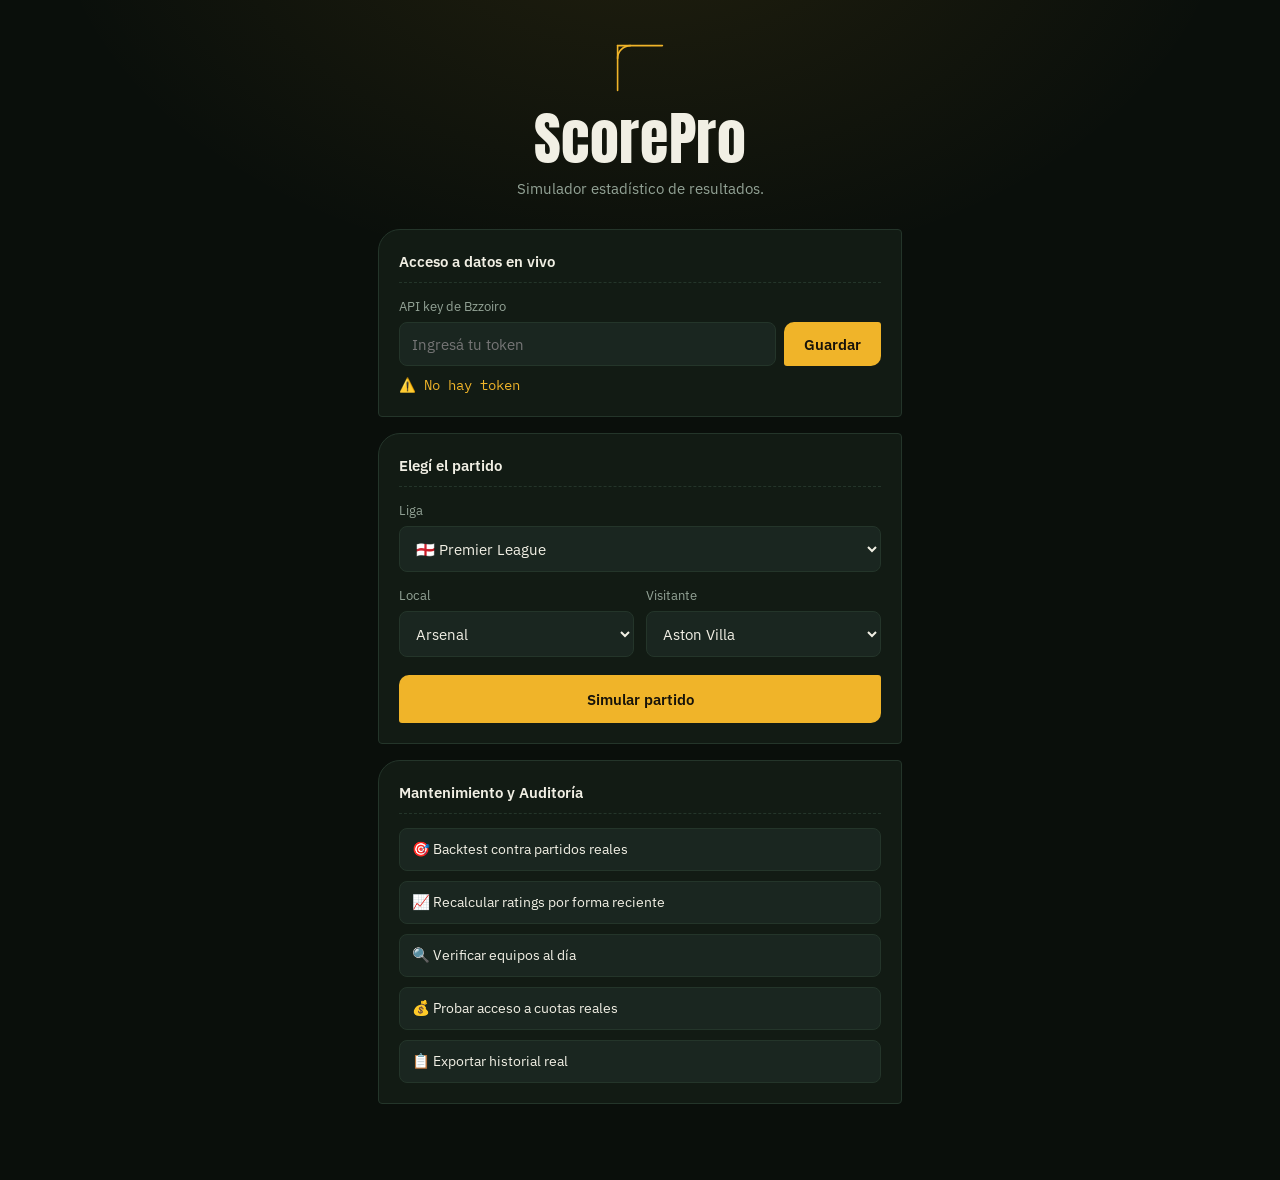
<file: index.html>
<!DOCTYPE html>
<html lang="es">
<head>
  <meta charset="UTF-8">
  <meta name="viewport" content="width=device-width, initial-scale=1.0">
  <title>predictions — Simulador de córners y resultados</title>
  <link rel="preconnect" href="https://fonts.googleapis.com">
  <link rel="preconnect" href="https://fonts.gstatic.com" crossorigin>
  <link href="https://fonts.googleapis.com/css2?family=Anton&family=IBM+Plex+Mono:wght@400;500;600&family=IBM+Plex+Sans:wght@400;500;600;700&display=swap" rel="stylesheet">
  <link rel="stylesheet" href="styles.css">
</head>
<body>
  <div class="container">

    <header class="hero">
      <svg class="corner-graphic" viewBox="0 0 100 100" aria-hidden="true">
        <path d="M15 15 H85" />
        <path d="M15 15 V85" />
        <path d="M15 35 A20 20 0 0 1 35 15" />
      </svg>
      <h1>ScorePro</h1>
      <p class="tagline">Simulador estadístico de resultados.</p>
    </header>

    <section id="api-key-section" class="panel">
      <h2 class="panel-title">Acceso a datos en vivo</h2>
      <label for="api-key">API key de Bzzoiro</label>
      <div class="input-row">
        <input type="password" id="api-key" placeholder="Ingresá tu token" autocomplete="off">
        <button id="save-api-key">Guardar</button>
      </div>
      <span id="api-status"></span>
    </section>

    <section class="panel selector-section">
      <h2 class="panel-title">Elegí el partido</h2>
      <div class="field">
        <label for="league-select">Liga</label>
        <select id="league-select"></select>
      </div>
      <div class="field-row">
        <div class="field">
          <label for="home-team-select">Local</label>
          <select id="home-team-select"></select>
        </div>
        <div class="field">
          <label for="away-team-select">Visitante</label>
          <select id="away-team-select"></select>
        </div>
      </div>
      <button id="simulate-btn" class="btn-primary">Simular partido</button>
    </section>

    <section id="results" class="results" style="display:none;">
      <h2 class="panel-title">Predicciones</h2>
      <div id="predictions-content"></div>
    </section>

    <!-- Sección de mantenimiento -->
    <section class="panel">
      <h2 class="panel-title">Mantenimiento y Auditoría</h2>
      <div class="tools-list">
        <a href="backtest.html">🎯 Backtest contra partidos reales</a>
        <a href="recalcular-ratings.html">📈 Recalcular ratings por forma reciente</a>
        <a href="verificar-equipos.html">🔍 Verificar equipos al día</a>
        <a href="probar-cuotas.html">💰 Probar acceso a cuotas reales</a>
        <a href="export-historial.html">📋 Exportar historial real</a>
      </div>
    </section>

  </div>

  <script type="module" src="app.js"></script>
</body>
</html>
</file>
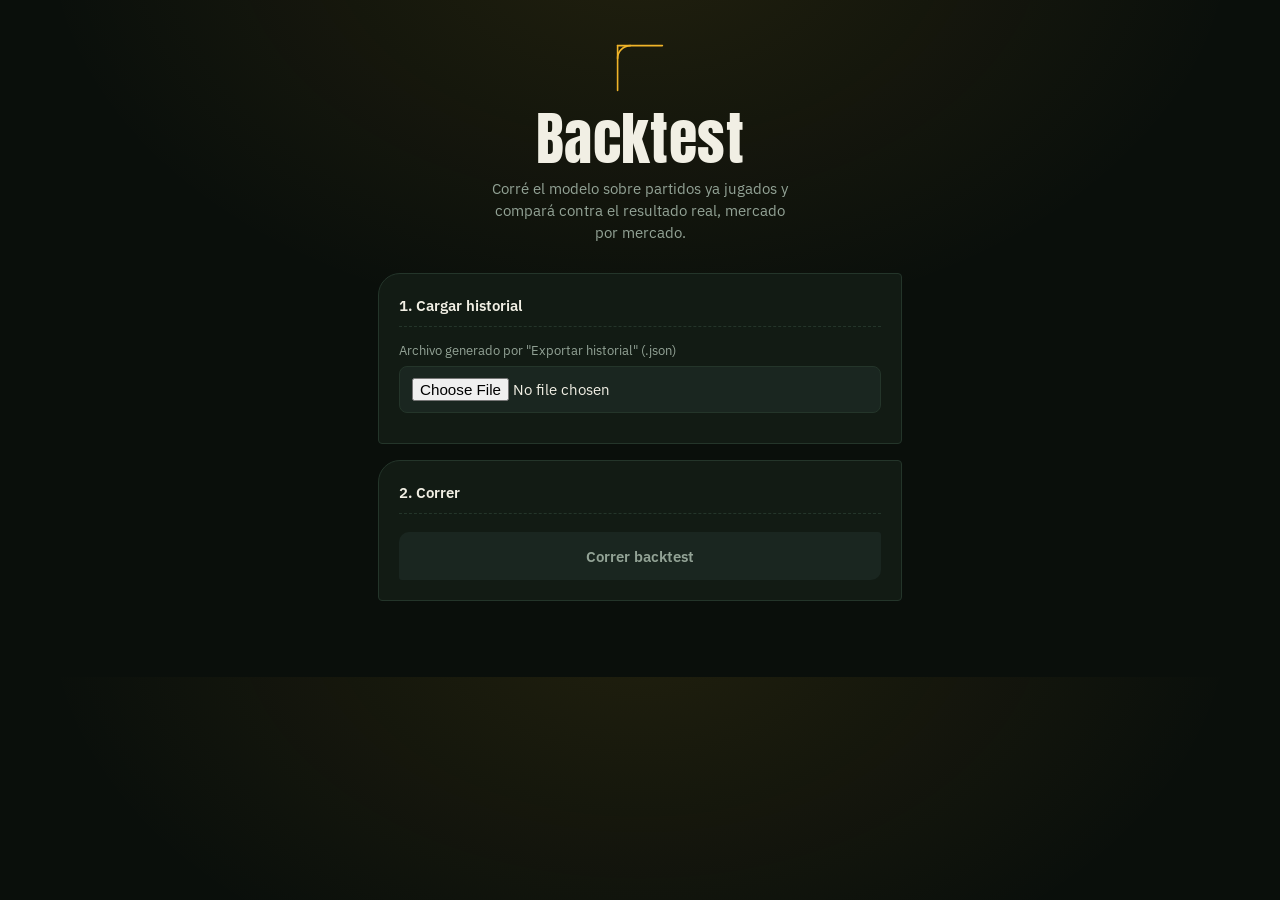
<file: backtest.html>
<!DOCTYPE html>
<html lang="es">
<head>
  <meta charset="UTF-8">
  <meta name="viewport" content="width=device-width, initial-scale=1.0">
  <title>Backtest — Visión Verde</title>
  <link rel="preconnect" href="https://fonts.googleapis.com">
  <link rel="preconnect" href="https://fonts.gstatic.com" crossorigin>
  <link href="https://fonts.googleapis.com/css2?family=Anton&family=IBM+Plex+Mono:wght@400;500;600&family=IBM+Plex+Sans:wght@400;500;600;700&display=swap" rel="stylesheet">
  <link rel="stylesheet" href="styles.css">
</head>
<body>
  <div class="container">

    <header class="hero">
      <svg class="corner-graphic" viewBox="0 0 100 100" aria-hidden="true">
        <path d="M15 15 H85" />
        <path d="M15 15 V85" />
        <path d="M15 35 A20 20 0 0 1 35 15" />
      </svg>
      <h1>Backtest</h1>
      <p class="tagline">Corré el modelo sobre partidos ya jugados y compará contra el resultado real, mercado por mercado.</p>
    </header>

    <section class="panel">
      <h2 class="panel-title">1. Cargar historial</h2>
      <label for="historial-file">Archivo generado por "Exportar historial" (.json)</label>
      <input type="file" id="historial-file" accept="application/json,.json">
      <p id="file-info" class="tagline" style="margin:10px 0 0; text-align:left; font-size:0.85rem;"></p>
    </section>

    <section class="panel">
      <h2 class="panel-title">2. Correr</h2>
      <button id="run-btn" class="btn-primary" disabled>Correr backtest</button>
    </section>

    <section id="log-section" class="panel" style="display:none;">
      <h2 class="panel-title">Progreso</h2>
      <div id="log" style="font-family:'IBM Plex Mono',monospace; font-size:0.78rem; color:var(--chalk-dim); white-space:pre-wrap; max-height:180px; overflow-y:auto;"></div>
    </section>

    <section id="calibration-section" class="panel" style="display:none;">
      <h2 class="panel-title">Calibración automática de la liga</h2>
      <div id="calibration-content"></div>
    </section>

    <section id="picks-section" class="results" style="display:none;">
      <h2 class="panel-title">Recomendaciones por partido</h2>
      <div id="picks-content"></div>
    </section>

    <section id="results" class="results" style="display:none;">
      <h2 class="panel-title">Resultados por mercado</h2>
      <div id="results-content"></div>
    </section>

    <section id="export-section" class="panel" style="display:none;">
      <h2 class="panel-title">3. Exportar comparación</h2>
      <p class="tagline" style="text-align:left; font-size:0.85rem; margin:0 0 10px;">
        CSV con columnas <code>APP_</code> (lo que predijo el modelo), <code>REAL_</code> (lo que pasó) y <code>CASA_</code> (cuotas y probabilidad justa del mercado) por partido.
      </p>
      <button id="export-btn" class="btn-primary">Descargar comparación (CSV)</button>
    </section>

  </div>

  <script type="module" src="backtest.js"></script>
</body>
</html>
</file>
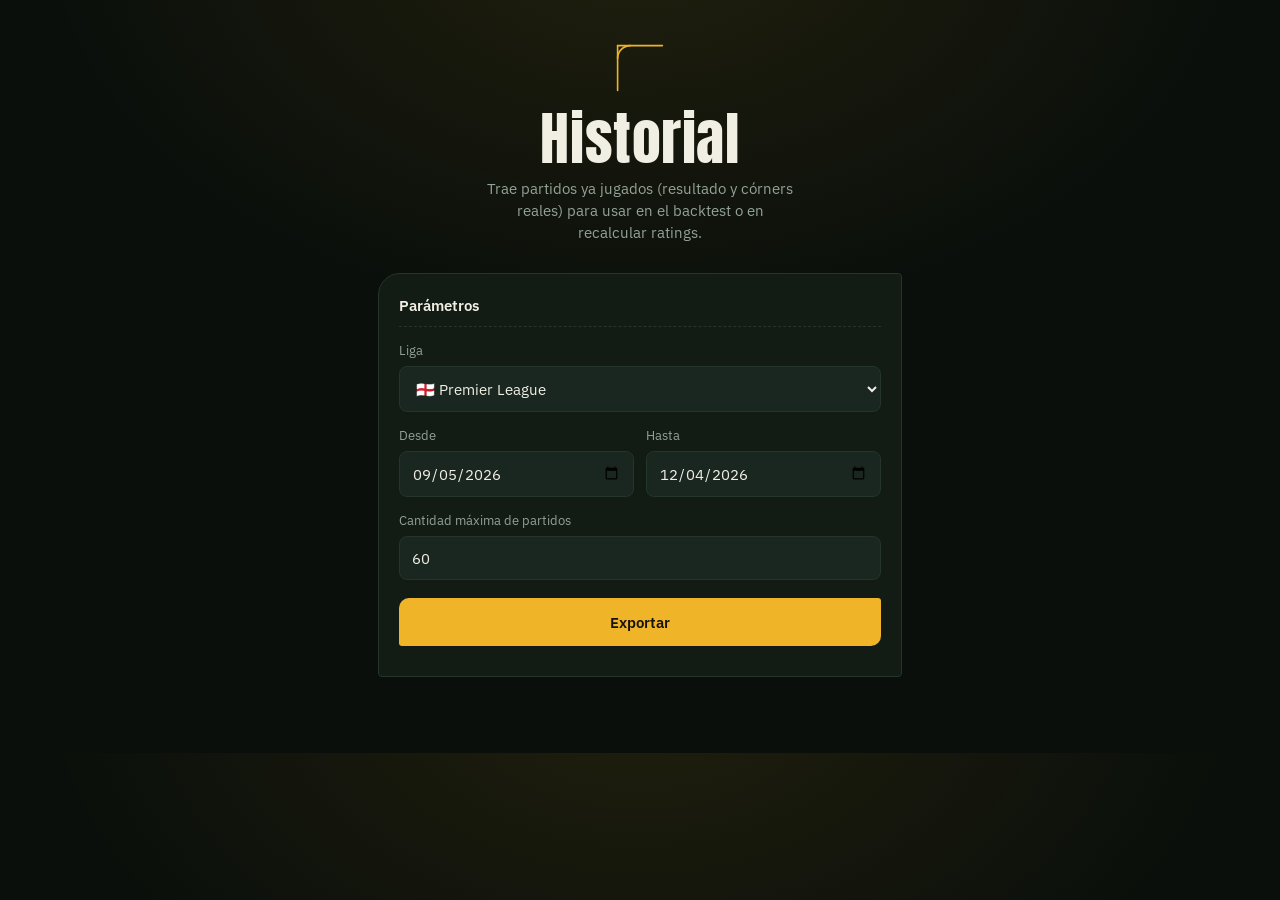
<file: export-historial.html>
<!DOCTYPE html>
<html lang="es">
<head>
<meta charset="UTF-8">
<meta name="viewport" content="width=device-width, initial-scale=1.0">
<title>Exportar historial — Visión Verde</title>
<link rel="preconnect" href="https://fonts.googleapis.com">
<link rel="preconnect" href="https://fonts.gstatic.com" crossorigin>
<link href="https://fonts.googleapis.com/css2?family=Anton&family=IBM+Plex+Mono:wght@400;500;600&family=IBM+Plex+Sans:wght@400;500;600;700&display=swap" rel="stylesheet">
<link rel="stylesheet" href="styles.css">
<style>
  a.descargar { display:inline-block; background:var(--green); color:#0a0f0b; padding:12px 18px; border-radius:10px 3px 10px 3px; text-decoration:none; font-weight:600; margin-top:12px; }
  #log { font-family:'IBM Plex Mono',monospace; font-size:0.78rem; color:var(--chalk-dim); white-space:pre-wrap; max-height:220px; overflow-y:auto; margin-top:10px; }
</style>
</head>
<body>
  <div class="container">

    <header class="hero">
      <svg class="corner-graphic" viewBox="0 0 100 100" aria-hidden="true">
        <path d="M15 15 H85" />
        <path d="M15 15 V85" />
        <path d="M15 35 A20 20 0 0 1 35 15" />
      </svg>
      <h1>Historial</h1>
      <p class="tagline">Trae partidos ya jugados (resultado y córners reales) para usar en el backtest o en recalcular ratings.</p>
    </header>

    <section class="panel">
      <h2 class="panel-title">Parámetros</h2>
      <div class="field">
        <label for="liga">Liga</label>
        <select id="liga"></select>
      </div>
      <div class="field-row">
        <div class="field">
          <label for="desde">Desde</label>
          <input type="date" id="desde">
        </div>
        <div class="field">
          <label for="hasta">Hasta</label>
          <input type="date" id="hasta">
        </div>
      </div>
      <div class="field">
        <label for="cantidad">Cantidad máxima de partidos</label>
        <input type="number" id="cantidad" value="60" min="10" max="200">
      </div>
      <button id="btn" class="btn-primary">Exportar</button>
      <div id="log"></div>
      <div id="resultado"></div>
    </section>

  </div>

<script type="module">
import { LIGAS, BZZOIRO_COUNTRY } from './leagues.js';
import { resolveLeagueId } from './api.js';

const ligaSelect = document.getElementById('liga');
const desdeInput = document.getElementById('desde');
const hastaInput = document.getElementById('hasta');
const cantidadInput = document.getElementById('cantidad');
const btn = document.getElementById('btn');
const logDiv = document.getElementById('log');
const resultadoDiv = document.getElementById('resultado');

for (const [key, liga] of Object.entries(LIGAS)) {
  const opt = document.createElement('option');
  opt.value = key;
  opt.textContent = liga.name;
  ligaSelect.appendChild(opt);
}

const hoy = new Date();
const hace90 = new Date(hoy.getTime() - 90 * 24 * 60 * 60 * 1000);
hastaInput.value = hoy.toISOString().slice(0, 10);
desdeInput.value = hace90.toISOString().slice(0, 10);

function log(msg) {
  logDiv.textContent += msg + '\n';
  logDiv.scrollTop = logDiv.scrollHeight;
}

function getToken() {
  return localStorage.getItem('bzzoiro_token');
}

async function fetchAPI(endpoint) {
  const token = getToken();
  const res = await fetch(`https://sports.bzzoiro.com/api/v2${endpoint}`, {
    headers: { 'Authorization': `Token ${token}` }
  });
  if (!res.ok) throw new Error(`Error ${res.status} en ${endpoint}`);
  return res.json();
}

function sleep(ms) { return new Promise(r => setTimeout(r, ms)); }

btn.addEventListener('click', async () => {
  if (!getToken()) {
    alert('Primero guardá tu token de Bzzoiro en la página principal del simulador.');
    return;
  }
  btn.disabled = true;
  logDiv.textContent = '';
  resultadoDiv.innerHTML = '';

  try {
    const leagueKey = ligaSelect.value;
    const liga = LIGAS[leagueKey];
    const maxPartidos = Math.min(200, Math.max(1, +cantidadInput.value || 60));

    log(`Resolviendo id de Bzzoiro para ${liga.name}...`);
    const pais = BZZOIRO_COUNTRY[leagueKey];
    if (pais) {
      const listado = await fetchAPI(`/leagues/?country=${encodeURIComponent(pais)}`);
      const candidatas = (listado.results || listado || []).map(l => `${l.name} (id ${l.id})`).join(' | ');
      log(`🔎 Ligas que Bzzoiro tiene para ${pais}: ${candidatas || '(ninguna)'}`);
    }
    const bzzoiroId = await resolveLeagueId(leagueKey, liga.name);
    if (bzzoiroId === null) {
      log('❌ Esta competición no tiene un país único en Bzzoiro (torneo continental) — no se puede exportar.');
      btn.disabled = false;
      return;
    }
    log(`✅ Liga resuelta: id ${bzzoiroId}`);

    log('Buscando partidos ya jugados...');
    const eventos = [];
    let offset = 0;
    while (eventos.length < maxPartidos) {
      const data = await fetchAPI(
        `/events/?league_id=${bzzoiroId}&status=finished&date_from=${desdeInput.value}&date_to=${hastaInput.value}&limit=50&offset=${offset}`
      );
      const results = data.results || [];
      eventos.push(...results);
      if (!data.next || results.length === 0) break;
      offset += 50;
      await sleep(150);
    }
    const finales = eventos.slice(0, maxPartidos);
    log(`✅ ${finales.length} partidos encontrados. Trayendo corners y cuotas de cada uno...`);

    const partidos = [];
    for (let i = 0; i < finales.length; i++) {
      const ev = finales[i];
      try {
        const stats = await fetchAPI(`/events/${ev.id}/stats/`);
        let odds = null;
        try {
          const o = await fetchAPI(`/events/${ev.id}/odds/`);
          odds = o.odds || null;
        } catch (e) {
          // Sin cuotas para este partido puntual — no corta la exportación
        }
        partidos.push({
          fecha: ev.event_date || null,
          local: ev.home_team || ev.home?.name || null,
          visitante: ev.away_team || ev.away?.name || null,
          goles_local: ev.home_score ?? null,
          goles_visitante: ev.away_score ?? null,
          corners_local: stats.stats?.home?.corner_kicks ?? null,
          corners_visitante: stats.stats?.away?.corner_kicks ?? null,
          odds_local: odds?.home_win ?? null,
          odds_empate: odds?.draw ?? null,
          odds_visitante: odds?.away_win ?? null,
          odds_over15: odds?.over_15_goals ?? null,
          odds_under15: odds?.under_15_goals ?? null,
          odds_over25: odds?.over_25_goals ?? null,
          odds_under25: odds?.under_25_goals ?? null,
          odds_over35: odds?.over_35_goals ?? null,
          odds_under35: odds?.under_35_goals ?? null,
          odds_btts_si: odds?.btts_yes ?? null,
          odds_btts_no: odds?.btts_no ?? null,
        });
      } catch (e) {
        log(`⚠️ Partido ${ev.id} falló (${e.message}), lo salteo`);
      }
      if (i % 5 === 0) log(`  ${i + 1}/${finales.length}...`);
      await sleep(150);
    }
    
    const conCorners = partidos.filter(p => p.corners_local != null && p.corners_visitante != null).length;
    const conOdds = partidos.filter(p => p.odds_local != null).length;
    log(`\n✅ Listo. ${partidos.length} partidos, ${conCorners} con corners registrados, ${conOdds} con cuotas reales.`);

    const payload = { liga: liga.name, leagueKey, generado: new Date().toISOString(), partidos };
    const blob = new Blob([JSON.stringify(payload, null, 2)], { type: 'application/json' });
    const url = URL.createObjectURL(blob);
    const a = document.createElement('a');
    a.href = url;
    a.className = 'descargar';
    a.download = `historial_${leagueKey}_${desdeInput.value}_${hastaInput.value}.json`;
    a.textContent = '⬇️ Descargar historial.json';
    resultadoDiv.appendChild(a);
  } catch (e) {
    log('❌ Error: ' + e.message);
  } finally {
    btn.disabled = false;
  }
});
</script>
</body>
</html>
</file>
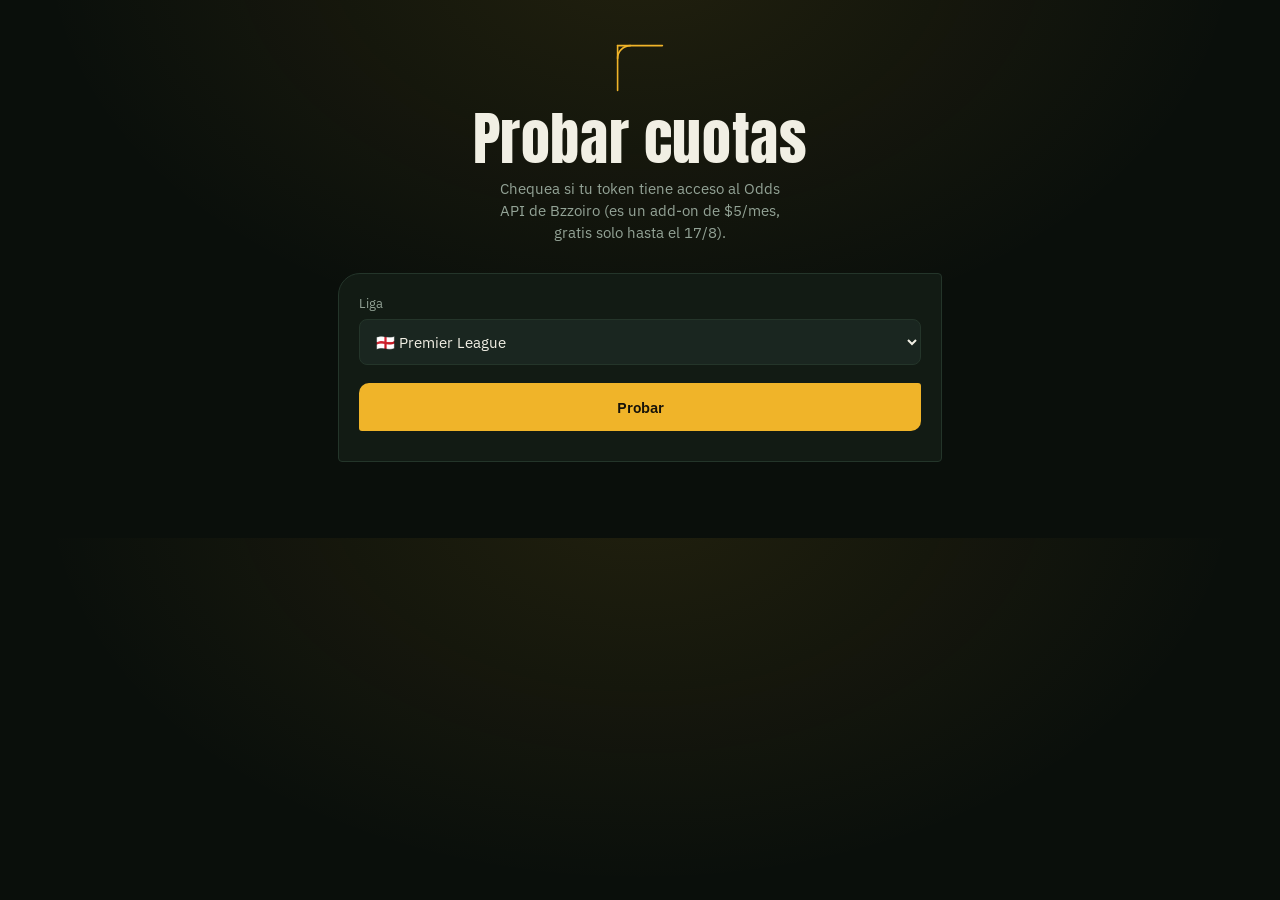
<file: probar-cuotas.html>
<!DOCTYPE html>
<html lang="es">
<head>
<meta charset="UTF-8">
<meta name="viewport" content="width=device-width, initial-scale=1.0">
<title>Probar cuotas — Suertudo</title>
<link rel="preconnect" href="https://fonts.googleapis.com">
<link rel="preconnect" href="https://fonts.gstatic.com" crossorigin>
<link href="https://fonts.googleapis.com/css2?family=Anton&family=IBM+Plex+Mono:wght@400;500;600&family=IBM+Plex+Sans:wght@400;500;600;700&display=swap" rel="stylesheet">
<link rel="stylesheet" href="styles.css">
<style>
  .container { max-width: 640px; }
  #log { font-family:'IBM Plex Mono',monospace; font-size:0.78rem; color:var(--chalk-dim); white-space:pre-wrap; margin-top:10px; }
</style>
</head>
<body>
  <div class="container">
    <header class="hero">
      <svg class="corner-graphic" viewBox="0 0 100 100" aria-hidden="true">
        <path d="M15 15 H85" /><path d="M15 15 V85" /><path d="M15 35 A20 20 0 0 1 35 15" />
      </svg>
      <h1>Probar cuotas</h1>
      <p class="tagline">Chequea si tu token tiene acceso al Odds API de Bzzoiro (es un add-on de $5/mes, gratis solo hasta el 17/8).</p>
    </header>
    <section class="panel">
      <div class="field">
        <label for="liga">Liga</label>
        <select id="liga"></select>
      </div>
      <button id="btn" class="btn-primary">Probar</button>
      <div id="log"></div>
    </section>
  </div>

<script type="module">
import { LIGAS } from './leagues.js';
import { resolveLeagueId } from './api.js';

const ligaSelect = document.getElementById('liga');
const btn = document.getElementById('btn');
const logDiv = document.getElementById('log');

for (const [key, liga] of Object.entries(LIGAS)) {
  const opt = document.createElement('option');
  opt.value = key; opt.textContent = liga.name;
  ligaSelect.appendChild(opt);
}

function log(msg) { logDiv.textContent += msg + '\n'; }
function getToken() { return localStorage.getItem('bzzoiro_token'); }

async function probar(url) {
  const token = getToken();
  try {
    const res = await fetch(url, { headers: { 'Authorization': `Token ${token}` } });
    const texto = await res.text();
    return { status: res.status, texto };
  } catch (e) {
    return { status: 'error de red', texto: e.message };
  }
}

btn.addEventListener('click', async () => {
  if (!getToken()) { alert('Guardá tu token en la página principal primero.'); return; }
  btn.disabled = true;
  logDiv.textContent = '';

  try {
    const leagueKey = ligaSelect.value;
    const liga = LIGAS[leagueKey];
    log(`Resolviendo ${liga.name}...`);
    const bzzoiroId = await resolveLeagueId(leagueKey, liga.name);
    if (bzzoiroId === null) { log('❌ No se pudo resolver esta liga.'); btn.disabled = false; return; }
    log(`✅ Liga id ${bzzoiroId}`);

    log('Buscando un partido reciente para tener un event_id real...');
    const token = getToken();
    const evRes = await fetch(`https://sports.bzzoiro.com/api/v2/events/?league_id=${bzzoiroId}&status=finished&limit=1`, {
      headers: { 'Authorization': `Token ${token}` }
    });
    const evData = await evRes.json();
    const ev = evData.results?.[0];
    if (!ev) { log('❌ No encontré ningún partido reciente para probar.'); btn.disabled = false; return; }
    log(`✅ Partido de prueba: ${ev.home_team} vs ${ev.away_team} (id ${ev.id})\n`);

    const intentos = [
      { nombre: 'Odds del evento (confirmado que funciona)', url: `https://sports.bzzoiro.com/api/v2/events/${ev.id}/odds/` },
    ];

    for (const intento of intentos) {
      log(`--- ${intento.nombre} ---`);
      log(`GET ${intento.url}`);
      const r = await probar(intento.url);
      log(`Status: ${r.status}`);
      let mostrar = r.texto;
      try { mostrar = JSON.stringify(JSON.parse(r.texto), null, 2); } catch (e) { /* no era JSON, se muestra tal cual */ }
      log(`Respuesta:\n${mostrar}\n`);
    }
  } catch (e) {
    log('❌ Error: ' + e.message);
  } finally {
    btn.disabled = false;
  }
});
</script>
</body>
</html>
</file>
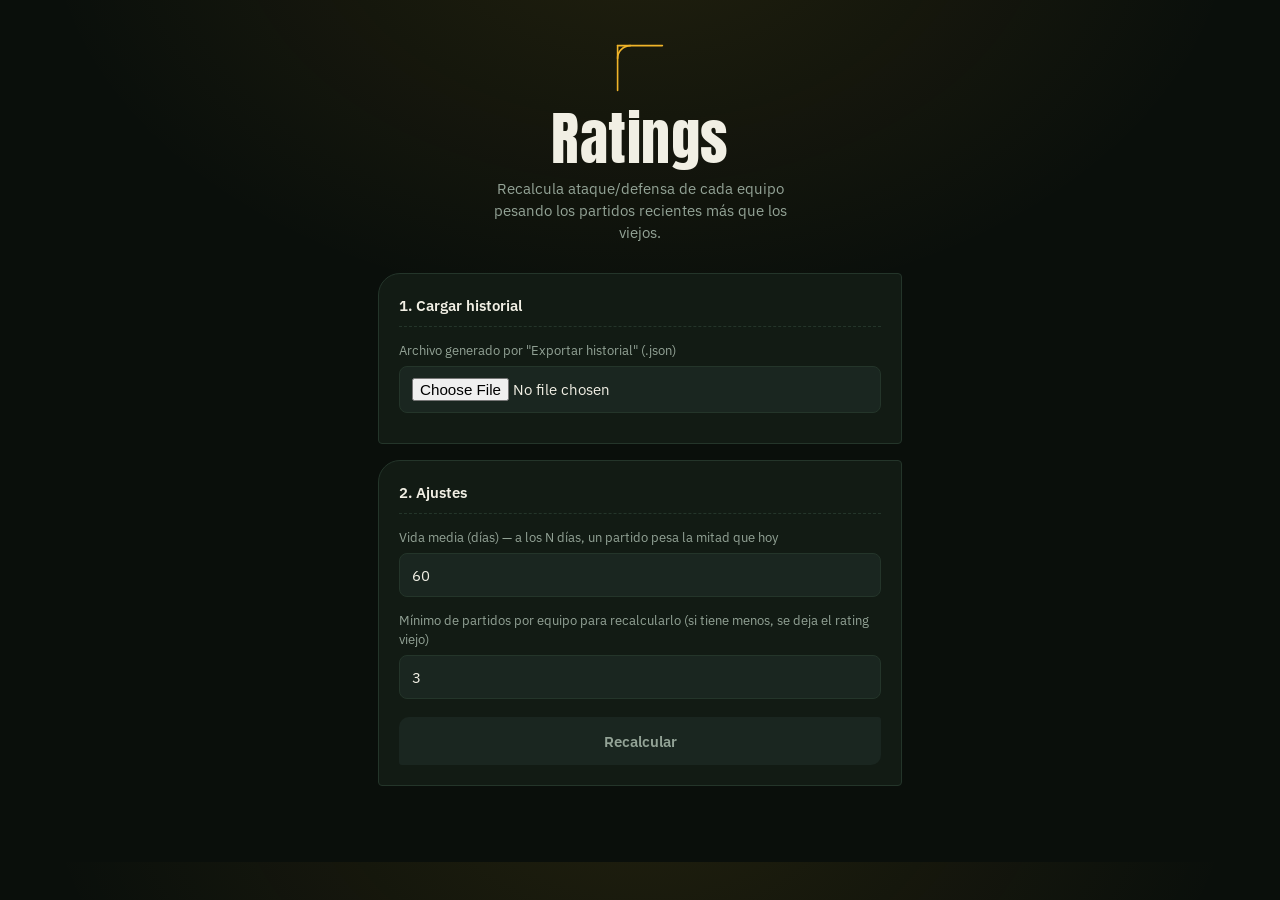
<file: recalcular-ratings.html>
<!DOCTYPE html>
<html lang="es">
<head>
  <meta charset="UTF-8">
  <meta name="viewport" content="width=device-width, initial-scale=1.0">
  <title>Recalcular ratings — Visión Verde</title>
  <link rel="preconnect" href="https://fonts.googleapis.com">
  <link rel="preconnect" href="https://fonts.gstatic.com" crossorigin>
  <link href="https://fonts.googleapis.com/css2?family=Anton&family=IBM+Plex+Mono:wght@400;500;600&family=IBM+Plex+Sans:wght@400;500;600;700&display=swap" rel="stylesheet">
  <link rel="stylesheet" href="styles.css">
</head>
<body>
  <div class="container">

    <header class="hero">
      <svg class="corner-graphic" viewBox="0 0 100 100" aria-hidden="true">
        <path d="M15 15 H85" />
        <path d="M15 15 V85" />
        <path d="M15 35 A20 20 0 0 1 35 15" />
      </svg>
      <h1>Ratings</h1>
      <p class="tagline">Recalcula ataque/defensa de cada equipo pesando los partidos recientes más que los viejos.</p>
    </header>

    <section class="panel">
      <h2 class="panel-title">1. Cargar historial</h2>
      <label for="historial-file">Archivo generado por "Exportar historial" (.json)</label>
      <input type="file" id="historial-file" accept="application/json,.json">
      <p id="file-info" class="tagline" style="margin:10px 0 0; text-align:left; font-size:0.85rem;"></p>
    </section>

    <section class="panel">
      <h2 class="panel-title">2. Ajustes</h2>
      <div class="field">
        <label for="halflife">Vida media (días) — a los N días, un partido pesa la mitad que hoy</label>
        <input type="number" id="halflife" value="60" min="7" max="365">
      </div>
      <div class="field">
        <label for="minmatches">Mínimo de partidos por equipo para recalcularlo (si tiene menos, se deja el rating viejo)</label>
        <input type="number" id="minmatches" value="3" min="1" max="20">
      </div>
      <button id="run-btn" class="btn-primary" disabled>Recalcular</button>
    </section>

    <section id="results" class="results" style="display:none;">
      <h2 class="panel-title">Resultado</h2>
      <div id="results-content"></div>
    </section>

  </div>

  <script type="module" src="recalcular-ratings.js"></script>
</body>
</html>
</file>
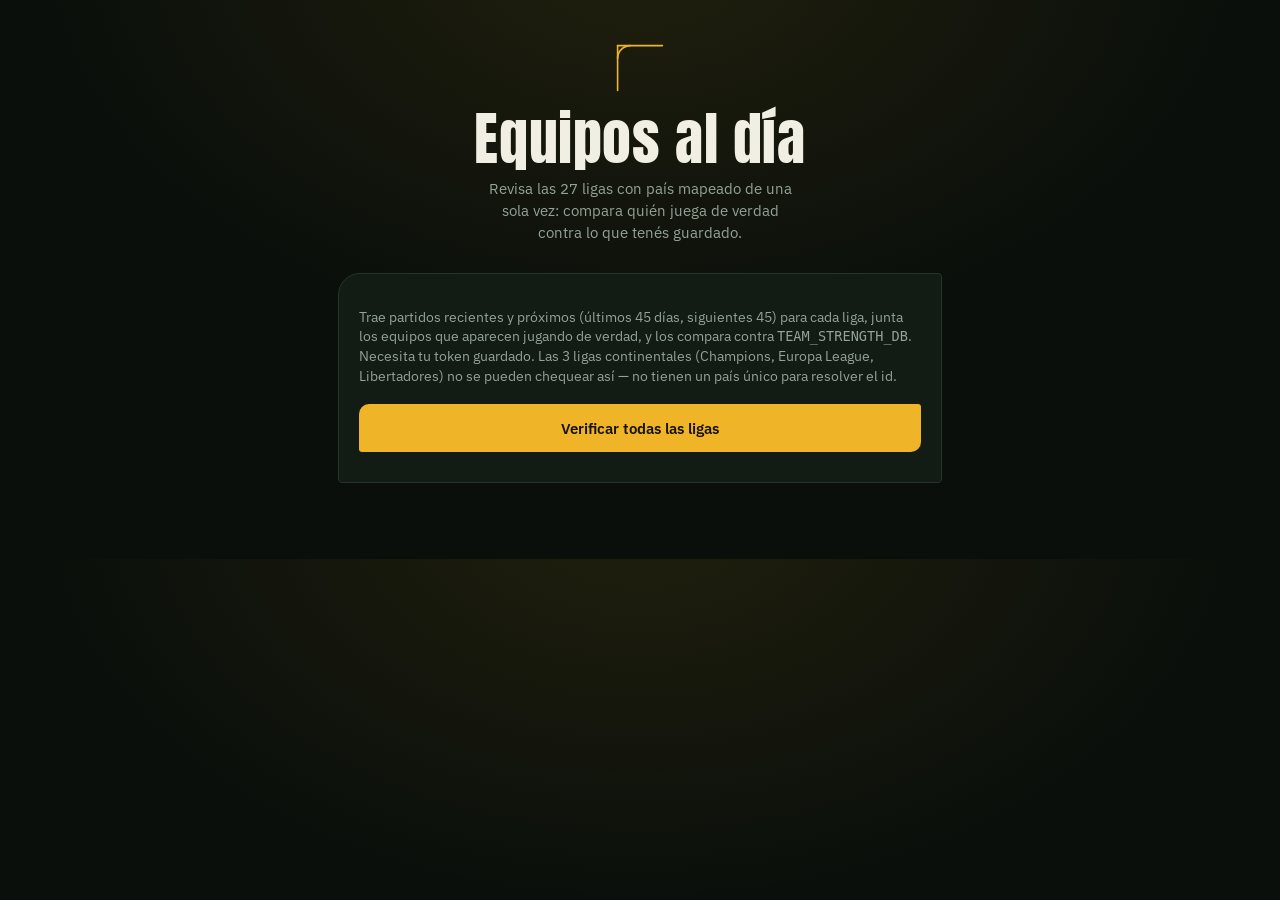
<file: verificar-equipos.html>
<!DOCTYPE html>
<html lang="es">
<head>
<meta charset="UTF-8">
<meta name="viewport" content="width=device-width, initial-scale=1.0">
<title>Verificar equipos — Suertudo</title>
<link rel="preconnect" href="https://fonts.googleapis.com">
<link rel="preconnect" href="https://fonts.gstatic.com" crossorigin>
<link href="https://fonts.googleapis.com/css2?family=Anton&family=IBM+Plex+Mono:wght@400;500;600&family=IBM+Plex+Sans:wght@400;500;600;700&display=swap" rel="stylesheet">
<link rel="stylesheet" href="styles.css">
<style>
  .container { max-width: 640px; }
  #log { font-family:'IBM Plex Mono',monospace; font-size:0.76rem; color:var(--chalk-dim); white-space:pre-wrap; max-height:260px; overflow-y:auto; margin-top:10px; }
  .liga-block { border-bottom: 1px dashed var(--line); padding: 12px 0; }
  .liga-block:last-child { border-bottom: none; }
  .liga-nombre { font-weight: 600; margin-bottom: 6px; }
  .liga-ok { color: var(--green); }
  .tag-falta { color: var(--red); font-family:'IBM Plex Mono',monospace; font-size:0.85rem; }
  .tag-sobra { color: var(--chalk-dim); font-family:'IBM Plex Mono',monospace; font-size:0.85rem; }
</style>
</head>
<body>
  <div class="container">
    <header class="hero">
      <svg class="corner-graphic" viewBox="0 0 100 100" aria-hidden="true">
        <path d="M15 15 H85" /><path d="M15 15 V85" /><path d="M15 35 A20 20 0 0 1 35 15" />
      </svg>
      <h1>Equipos al día</h1>
      <p class="tagline">Revisa las 27 ligas con país mapeado de una sola vez: compara quién juega de verdad contra lo que tenés guardado.</p>
    </header>

    <section class="panel">
      <p class="note" style="color:var(--chalk-dim); font-size:0.85rem;">
        Trae partidos recientes y próximos (últimos 45 días, siguientes 45) para cada liga,
        junta los equipos que aparecen jugando de verdad, y los compara contra
        <code>TEAM_STRENGTH_DB</code>. Necesita tu token guardado. Las 3 ligas continentales
        (Champions, Europa League, Libertadores) no se pueden chequear así — no tienen un
        país único para resolver el id.
      </p>
      <button id="btn" class="btn-primary">Verificar todas las ligas</button>
      <div id="log"></div>
    </section>

    <section id="resultado-section" class="panel" style="display:none;">
      <h2 class="panel-title">Resultado</h2>
      <div id="resultado"></div>
    </section>
  </div>

<script type="module">
import { LIGAS, TEAM_STRENGTH_DB, BZZOIRO_COUNTRY } from './leagues.js';
import { resolveLeagueId } from './api.js';
import { getTeamsForLeague } from './model.js';

const btn = document.getElementById('btn');
const logDiv = document.getElementById('log');
const resultadoSection = document.getElementById('resultado-section');
const resultadoDiv = document.getElementById('resultado');

function log(msg) {
  logDiv.textContent += msg + '\n';
  logDiv.scrollTop = logDiv.scrollHeight;
}
function sleep(ms) { return new Promise(r => setTimeout(r, ms)); }

function getToken() { return localStorage.getItem('bzzoiro_token'); }

async function fetchAPI(endpoint) {
  const token = getToken();
  const res = await fetch(`https://sports.bzzoiro.com/api/v2${endpoint}`, {
    headers: { 'Authorization': `Token ${token}` }
  });
  if (!res.ok) throw new Error(`Error ${res.status}`);
  return res.json();
}

btn.addEventListener('click', async () => {
  if (!getToken()) {
    alert('Primero guardá tu token de Bzzoiro en la página principal del simulador.');
    return;
  }
  btn.disabled = true;
  logDiv.textContent = '';
  resultadoSection.style.display = 'none';

  const hoy = new Date();
  const desde = new Date(hoy.getTime() - 45 * 24 * 60 * 60 * 1000).toISOString().slice(0, 10);
  const hasta = new Date(hoy.getTime() + 45 * 24 * 60 * 60 * 1000).toISOString().slice(0, 10);

  const ligasAChequear = Object.keys(LIGAS).filter(k => BZZOIRO_COUNTRY[k]);
  log(`Revisando ${ligasAChequear.length} ligas (las 3 continentales quedan afuera, no se pueden resolver por país)...\n`);

  const resultados = [];

  for (const leagueKey of ligasAChequear) {
    const liga = LIGAS[leagueKey];
    try {
      const bzzoiroId = await resolveLeagueId(leagueKey, liga.name);
      if (bzzoiroId === null) { log(`⏭️ ${liga.name}: sin país único, salteada`); continue; }

      const data = await fetchAPI(`/events/?league_id=${bzzoiroId}&date_from=${desde}&date_to=${hasta}&limit=100`);
      const eventos = data.results || [];
      const equiposReales = new Set();
      for (const ev of eventos) {
        if (ev.home_team) equiposReales.add(ev.home_team);
        if (ev.away_team) equiposReales.add(ev.away_team);
      }

      const guardados = new Set(Object.keys(getTeamsForLeague(leagueKey)));
      const faltan = [...equiposReales].filter(e => !guardados.has(e));
      const sobran = [...guardados].filter(e => !equiposReales.has(e));

      resultados.push({ leagueKey, nombre: liga.name, equiposReales: equiposReales.size, faltan, sobran });
      log(`✅ ${liga.name}: ${equiposReales.size} equipos jugando, ${faltan.length} sin datos${faltan.length ? ' ⚠️' : ''}`);
    } catch (e) {
      log(`❌ ${liga.name}: ${e.message}`);
      resultados.push({ leagueKey, nombre: liga.name, error: e.message });
    }
    await sleep(200);
  }

  mostrarResultado(resultados);
  btn.disabled = false;
});

function mostrarResultado(resultados) {
  const conProblemas = resultados.filter(r => (r.faltan && r.faltan.length > 0) || r.error);
  const limpias = resultados.filter(r => r.faltan && r.faltan.length === 0);

  let html = `<p class="note" style="color:var(--chalk-dim); font-size:0.85rem;">
    ${limpias.length} ligas al día. ${conProblemas.length} con algo para revisar.
    "Sin datos" son equipos que juegan de verdad y no están en <code>leagues.js</code> —
    eso rompe la simulación para ese equipo. "Guardado pero no visto" puede ser un
    equipo descendido/eliminado, o simplemente que no le tocó jugar en esta ventana de 90 días.
  </p>`;

  for (const r of conProblemas) {
    html += `<div class="liga-block"><div class="liga-nombre">${r.nombre}</div>`;
    if (r.error) {
      html += `<div class="tag-falta">Error: ${r.error}</div>`;
    } else {
      if (r.faltan.length) html += `<div class="tag-falta">⚠️ Sin datos (${r.faltan.length}): ${r.faltan.join(', ')}</div>`;
      if (r.sobran.length) html += `<div class="tag-sobra">Guardado pero no visto en 90 días (${r.sobran.length}): ${r.sobran.join(', ')}</div>`;
    }
    html += `</div>`;
  }

  if (limpias.length) {
    html += `<div class="liga-block"><div class="liga-nombre liga-ok">✅ Al día (${limpias.length})</div><div class="tag-sobra">${limpias.map(r => r.nombre).join(', ')}</div></div>`;
  }

  resultadoDiv.innerHTML = html;
  resultadoSection.style.display = 'block';
}
</script>
</body>
</html>
</file>
<file: styles.css>
:root {
  /* Paleta: cancha de noche bajo reflectores. Cada color cumple doble función
     (estética y semántica): verde=cancha/alta prob., ámbar=reflector/media,
     rojo=tarjeta roja/baja. --green/--yellow/--red los usa app.js directo. */
  --bg: #0a0f0b;
  --surface: #121b14;
  --surface-2: #1a2620;
  --line: #24352a;
  --chalk: #f1efe4;
  --chalk-dim: #93a396;

  --green: #3fa34d;
  --yellow: #f0b429;
  --red: #ef6167;
  --accent: #f0b429;
}

* { box-sizing: border-box; }

body {
  margin: 0;
  font-family: 'IBM Plex Sans', sans-serif;
  background:
    radial-gradient(ellipse 600px 400px at 50% -10%, rgba(240, 180, 41, 0.10), transparent),
    var(--bg);
  color: var(--chalk);
  display: flex;
  justify-content: center;
  line-height: 1.45;
}

.container {
  max-width: 560px;
  width: 100%;
  padding: 28px 18px 60px;
}

/* ---------- Hero ---------- */

.hero {
  text-align: center;
  padding: 8px 0 30px;
}

.corner-graphic {
  width: 64px;
  height: 64px;
  margin-bottom: 6px;
  stroke: var(--yellow);
  stroke-width: 2.5;
  fill: none;
  stroke-linecap: round;
}

h1 {
  font-family: 'Anton', sans-serif;
  font-weight: 400;
  font-size: clamp(2.6rem, 14vw, 3.6rem);
  letter-spacing: 0.01em;
  color: var(--chalk);
  margin: 0;
  line-height: 0.95;
}

.tagline {
  color: var(--chalk-dim);
  font-size: 0.95rem;
  max-width: 34ch;
  margin: 10px auto 0;
}

/* ---------- Paneles ---------- */

.panel {
  background: var(--surface);
  border: 1px solid var(--line);
  border-radius: 22px 4px 4px 4px;
  padding: 20px;
  margin-bottom: 16px;
}

.panel-title {
  font-family: 'IBM Plex Sans', sans-serif;
  font-size: 0.95rem;
  font-weight: 600;
  color: var(--chalk);
  margin: 0 0 14px;
  padding-bottom: 10px;
  border-bottom: 1px dashed var(--line);
}

label {
  display: block;
  font-size: 0.82rem;
  color: var(--chalk-dim);
  margin-bottom: 6px;
}

.field { margin-bottom: 14px; }
.field:last-child { margin-bottom: 0; }

.field-row {
  display: flex;
  gap: 12px;
}

.field-row .field {
  flex: 1;
  min-width: 0;
}

.input-row {
  display: flex;
  gap: 8px;
}

input, select {
  width: 100%;
  padding: 11px 12px;
  border: 1px solid var(--line);
  border-radius: 8px;
  background: var(--surface-2);
  color: var(--chalk);
  font-family: 'IBM Plex Sans', sans-serif;
  font-size: 0.95rem;
}

input:focus, select:focus, button:focus-visible {
  outline: 2px solid var(--yellow);
  outline-offset: 2px;
}

#api-status {
  display: inline-block;
  margin-top: 10px;
  font-size: 0.85rem;
  font-family: 'IBM Plex Mono', monospace;
}

button {
  padding: 12px 20px;
  border: none;
  border-radius: 10px 3px 10px 3px;
  background: var(--yellow);
  color: #17130a;
  font-family: 'IBM Plex Sans', sans-serif;
  font-weight: 600;
  font-size: 0.95rem;
  cursor: pointer;
  transition: filter 0.15s ease, transform 0.15s ease;
}

button:hover { filter: brightness(1.08); }
button:active { transform: translateY(1px); }

button:disabled {
  background: var(--surface-2);
  color: var(--chalk-dim);
  cursor: default;
  transform: none;
}

#save-api-key { flex-shrink: 0; }

.btn-primary {
  width: 100%;
  margin-top: 4px;
  padding: 14px 20px;
}

/* ---------- Resultados ---------- */

.results {
  margin-top: 4px;
  animation: rise 0.4s ease both;
}

@keyframes rise {
  from { opacity: 0; transform: translateY(10px); }
  to { opacity: 1; transform: translateY(0); }
}

.results > .panel-title { margin-bottom: 14px; }

.card {
  background: var(--surface);
  border: 1px solid var(--line);
  border-left: 3px solid var(--yellow);
  border-radius: 4px;
  padding: 14px 16px;
  margin-bottom: 12px;
}

.card h3 {
  font-family: 'IBM Plex Sans', sans-serif;
  font-size: 0.88rem;
  font-weight: 600;
  color: var(--chalk-dim);
  margin: 0 0 10px;
}

.card h3 small {
  color: var(--chalk-dim);
  font-weight: 400;
  font-size: 0.85em;
  opacity: 0.8;
}

.prob-row {
  margin-bottom: 12px;
}

.prob-row:last-child { margin-bottom: 0; }

.prob-row-top {
  display: flex;
  justify-content: space-between;
  align-items: baseline;
  font-family: 'IBM Plex Sans', sans-serif;
  font-size: 0.92rem;
  color: var(--chalk-dim);
}

.semaforo-track {
  height: 5px;
  background: var(--surface-2);
  border-radius: 3px;
  margin-top: 6px;
  overflow: hidden;
}

.semaforo-fill {
  height: 100%;
  border-radius: 3px;
}

.prob {
  font-family: 'IBM Plex Mono', monospace;
  font-size: 1.1em;
  font-weight: 600;
}

.grid-prob {
  display: flex;
  flex-direction: column;
  gap: 4px;
}

.grid-prob-value {
  font-family: 'IBM Plex Mono', monospace;
  font-weight: 600;
}

.grid-prob-bar {
  height: 3px;
  background: var(--surface-2);
  border-radius: 2px;
  overflow: hidden;
}

.grid-prob-bar > span {
  display: block;
  height: 100%;
}

.grid-plain {
  font-family: 'IBM Plex Mono', monospace;
  color: var(--chalk);
}

.compare-row {
  display: flex;
  gap: 6px;
  padding: 7px 0;
  border-bottom: 1px dashed var(--line);
  font-family: 'IBM Plex Mono', monospace;
  font-size: 0.85rem;
}

.compare-row > span {
  flex: 1;
  min-width: 0;
}

.compare-row > span:first-child {
  flex: 1.3;
}

.compare-row:last-child { border-bottom: none; }

.compare-row span:first-child {
  font-family: 'IBM Plex Sans', sans-serif;
  color: var(--chalk-dim);
}

.compare-head {
  font-family: 'IBM Plex Sans', sans-serif;
  color: var(--chalk-dim);
  font-size: 0.75rem;
}

.corner-team-title {
  margin-top: 16px;
  padding-top: 12px;
  border-top: 1px dashed var(--line);
}

.tools-list {
  display: flex;
  flex-direction: column;
  gap: 10px;
}

.tools-list a {
  color: var(--chalk);
  text-decoration: none;
  font-size: 0.9rem;
  padding: 10px 12px;
  background: var(--surface-2);
  border-radius: 8px;
  border: 1px solid var(--line);
}

.tools-list a:hover {
  border-color: var(--yellow);
}

@media (prefers-reduced-motion: reduce) {
  .results { animation: none; }
  button { transition: none; }
}

@media (max-width: 380px) {
  .field-row { grid-template-columns: 1fr; gap: 14px; }
  h1 { font-size: 2.4rem; }
}
</file>
